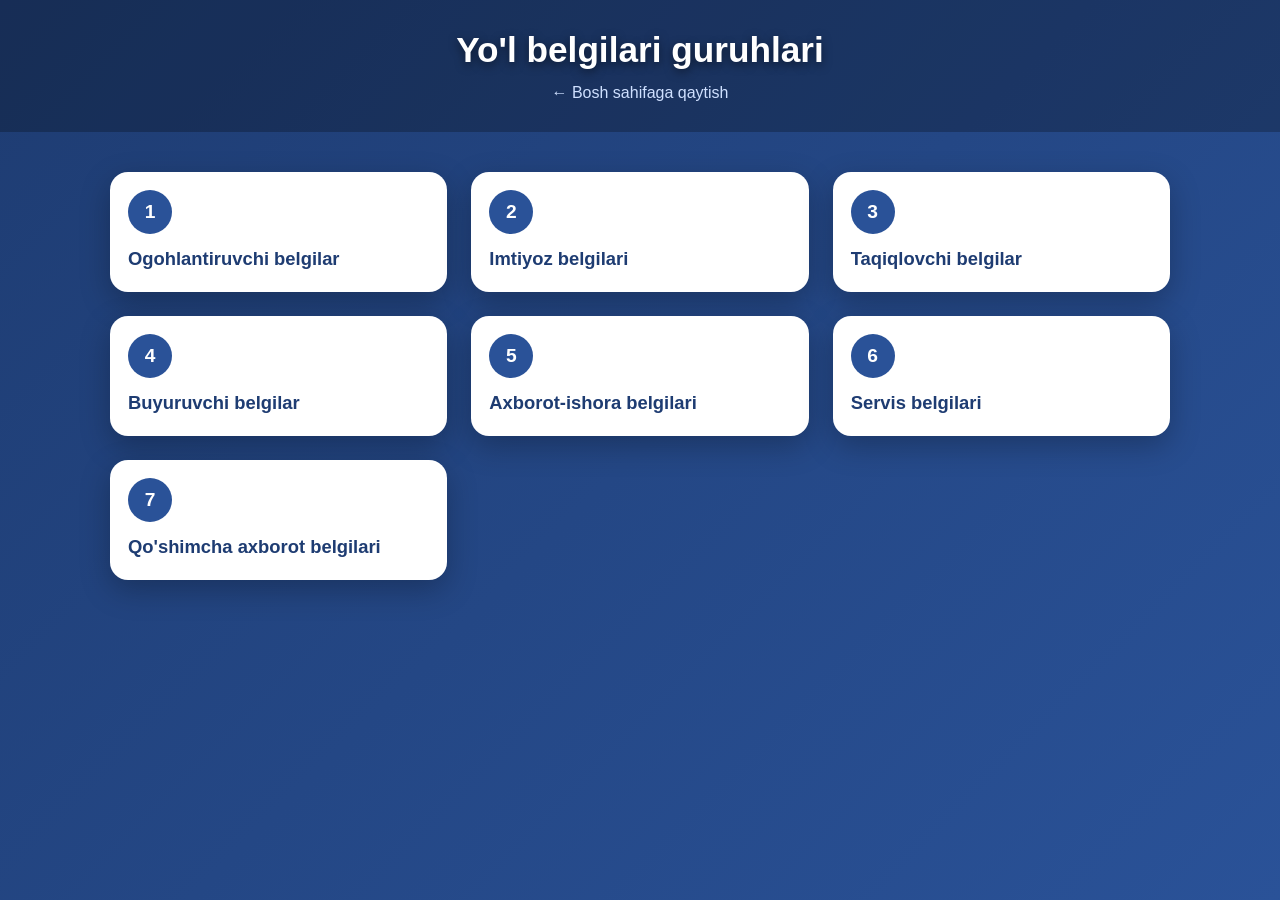
<file: belgilar.html>
<!DOCTYPE html>
<html lang="uz">
<head>
    <meta charset="UTF-8">
    <meta name="viewport" content="width=device-width, initial-scale=1.0">
    <title>Yo'l belgilari guruhlari</title>
    <link rel="stylesheet" href="style.css">
</head>
<body>
    <header class="page-header">
        <h1>Yo'l belgilari guruhlari</h1>
        <a href="index.html" class="back-link">← Bosh sahifaga qaytish</a>
    </header>

    <!-- Guruhlar ro'yxati -->
    <section class="groups" id="groupsView">
        <div class="group-card" onclick="openGroup(1)">
            <div class="group-number">1</div>
            <div class="group-title">Ogohlantiruvchi belgilar</div>
        </div>
        <div class="group-card" onclick="openGroup(2)">
            <div class="group-number">2</div>
            <div class="group-title">Imtiyoz belgilari</div>
        </div>
        <div class="group-card" onclick="openGroup(3)">
            <div class="group-number">3</div>
            <div class="group-title">Taqiqlovchi belgilar</div>
        </div>
        <div class="group-card" onclick="openGroup(4)">
            <div class="group-number">4</div>
            <div class="group-title">Buyuruvchi belgilar</div>
        </div>
        <div class="group-card" onclick="openGroup(5)">
            <div class="group-number">5</div>
            <div class="group-title">Axborot-ishora belgilari</div>
        </div>
        <div class="group-card" onclick="openGroup(6)">
            <div class="group-number">6</div>
            <div class="group-title">Servis belgilari</div>
        </div>
        <div class="group-card" onclick="openGroup(7)">
            <div class="group-number">7</div>
            <div class="group-title">Qo'shimcha axborot belgilari</div>
        </div>
    </section>

    <!-- Tanlangan guruh belgilari -->
    <section class="signs-section" id="signsView">
        <a href="#" class="back-link" onclick="closeGroup(); return false;" style="display:block; text-align:center; margin-bottom:10px;">← Guruhlar ro'yxatiga qaytish</a>
        <h2 id="signsTitle"></h2>
        <div class="signs-grid" id="signsGrid"></div>
        <p class="empty-note" id="emptyNote" style="display:none;">
            Bu guruh uchun belgilar hali qo'shilmagan.
        </p>
    </section>

    <script src="signs-data.js"></script>
    <script>
        function openGroup(id) {
            const group = signsData[id];
            document.getElementById('groupsView').style.display = 'none';
            const view = document.getElementById('signsView');
            view.classList.add('active');
            document.getElementById('signsTitle').textContent = group.title;

            const grid = document.getElementById('signsGrid');
            const emptyNote = document.getElementById('emptyNote');
            grid.innerHTML = '';

            if (!group.signs || group.signs.length === 0) {
                emptyNote.style.display = 'block';
            } else {
                emptyNote.style.display = 'none';
                group.signs.forEach(sign => {
                    const item = document.createElement('div');
                    item.className = 'sign-item';
                    const hasImg = sign.img && sign.img.trim() !== '';
                    const imgPart = hasImg
                        ? `<img src="${sign.img}" alt="${sign.name}"
                                onerror="this.style.display='none'; this.nextElementSibling.style.display='flex';">
                           <div class="sign-img-fallback" style="display:none;">${sign.num || '🚧'}</div>`
                        : `<div class="sign-img-fallback" style="display:flex;">${sign.num || '🚧'}</div>`;
                    item.innerHTML = `
                        <div class="sign-img-wrap">${imgPart}</div>
                        <div class="sign-num">${sign.num || ''}</div>
                        <div class="sign-name">${sign.name || ''}</div>
                    `;
                    grid.appendChild(item);
                });
            }
            window.scrollTo(0, 0);
        }

        function closeGroup() {
            document.getElementById('signsView').classList.remove('active');
            document.getElementById('groupsView').style.display = 'grid';
            window.scrollTo(0, 0);
        }
    </script>
</body>
</html>
</file>
<file: style.css>
* {
    margin: 0;
    padding: 0;
    box-sizing: border-box;
}

body {
    font-family: 'Segoe UI', Tahoma, Geneva, Verdana, sans-serif;
    background: linear-gradient(135deg, #1e3c72 0%, #2a5298 100%);
    color: #1a1a1a;
    min-height: 100vh;
}

/* ============ ASOSIY SAHIFA ============ */
.home {
    min-height: 100vh;
    display: flex;
    align-items: center;
    justify-content: center;
    padding: 20px;
}

.home-card {
    text-decoration: none;
    color: #fff;
    text-align: center;
    transition: transform 0.25s ease;
    display: block;
}

.home-card:hover {
    transform: translateY(-8px) scale(1.02);
}

.home-image {
    width: 360px;
    height: 360px;
    max-width: 80vw;
    max-height: 80vw;
    border-radius: 24px;
    overflow: hidden;
    background: rgba(255, 255, 255, 0.1);
    display: flex;
    align-items: center;
    justify-content: center;
    box-shadow: 0 20px 50px rgba(0, 0, 0, 0.4);
    border: 4px solid rgba(255, 255, 255, 0.25);
}

.home-image img {
    width: 100%;
    height: 100%;
    object-fit: cover;
}

.home-placeholder {
    font-size: 140px;
    display: none;
}

.home-image.no-image .home-placeholder {
    display: block;
}

.home-caption {
    margin-top: 24px;
    font-size: 2.4rem;
    font-weight: 700;
    text-shadow: 0 3px 10px rgba(0, 0, 0, 0.5);
    letter-spacing: 1px;
}

/* ============ GURUHLAR SAHIFASI ============ */
.page-header {
    background: rgba(0, 0, 0, 0.25);
    padding: 30px 20px;
    text-align: center;
    color: #fff;
}

.page-header h1 {
    font-size: 2.2rem;
    text-shadow: 0 3px 10px rgba(0, 0, 0, 0.5);
}

.back-link {
    display: inline-block;
    margin-top: 14px;
    color: #cfe0ff;
    text-decoration: none;
    font-size: 1rem;
}

.back-link:hover {
    color: #fff;
    text-decoration: underline;
}

.groups {
    max-width: 1100px;
    margin: 0 auto;
    padding: 40px 20px 60px;
    display: grid;
    grid-template-columns: repeat(auto-fit, minmax(260px, 1fr));
    gap: 24px;
}

.group-card {
    background: #fff;
    border-radius: 18px;
    overflow: hidden;
    box-shadow: 0 10px 30px rgba(0, 0, 0, 0.25);
    transition: transform 0.2s ease, box-shadow 0.2s ease;
    cursor: pointer;
    display: flex;
    flex-direction: column;
}

.group-card:hover {
    transform: translateY(-6px);
    box-shadow: 0 16px 40px rgba(0, 0, 0, 0.35);
}

.group-number {
    width: 44px;
    height: 44px;
    background: #2a5298;
    color: #fff;
    border-radius: 50%;
    display: flex;
    align-items: center;
    justify-content: center;
    font-weight: 700;
    font-size: 1.2rem;
    margin: 18px 18px 0;
}

.group-title {
    padding: 14px 18px 22px;
    font-size: 1.15rem;
    font-weight: 600;
    color: #1e3c72;
}

/* ============ BELGILAR (modal / detal) ============ */
.signs-section {
    display: none;
    max-width: 1100px;
    margin: 0 auto;
    padding: 0 20px 60px;
}

.signs-section.active {
    display: block;
}

.signs-section h2 {
    color: #fff;
    text-align: center;
    margin-bottom: 24px;
    font-size: 1.6rem;
}

.signs-grid {
    display: grid;
    grid-template-columns: repeat(auto-fill, minmax(150px, 1fr));
    gap: 18px;
}

.sign-item {
    background: #fff;
    border-radius: 14px;
    padding: 14px;
    text-align: center;
    box-shadow: 0 6px 18px rgba(0, 0, 0, 0.2);
}

.sign-item img {
    width: 100%;
    height: 120px;
    object-fit: contain;
}

.sign-img-wrap {
    height: 120px;
    display: flex;
    align-items: center;
    justify-content: center;
}

.sign-img-fallback {
    width: 100%;
    height: 120px;
    align-items: center;
    justify-content: center;
    background: #f0f3f9;
    border: 2px dashed #b9c4d6;
    border-radius: 10px;
    color: #2a5298;
    font-weight: 700;
    font-size: 1.1rem;
}

.sign-num {
    margin-top: 8px;
    font-weight: 700;
    color: #2a5298;
    font-size: 0.95rem;
}

.sign-item .sign-name {
    margin-top: 4px;
    font-size: 0.9rem;
    color: #333;
}

.empty-note {
    text-align: center;
    color: #fff;
    opacity: 0.85;
    padding: 40px;
    font-size: 1.1rem;
}
</file>
